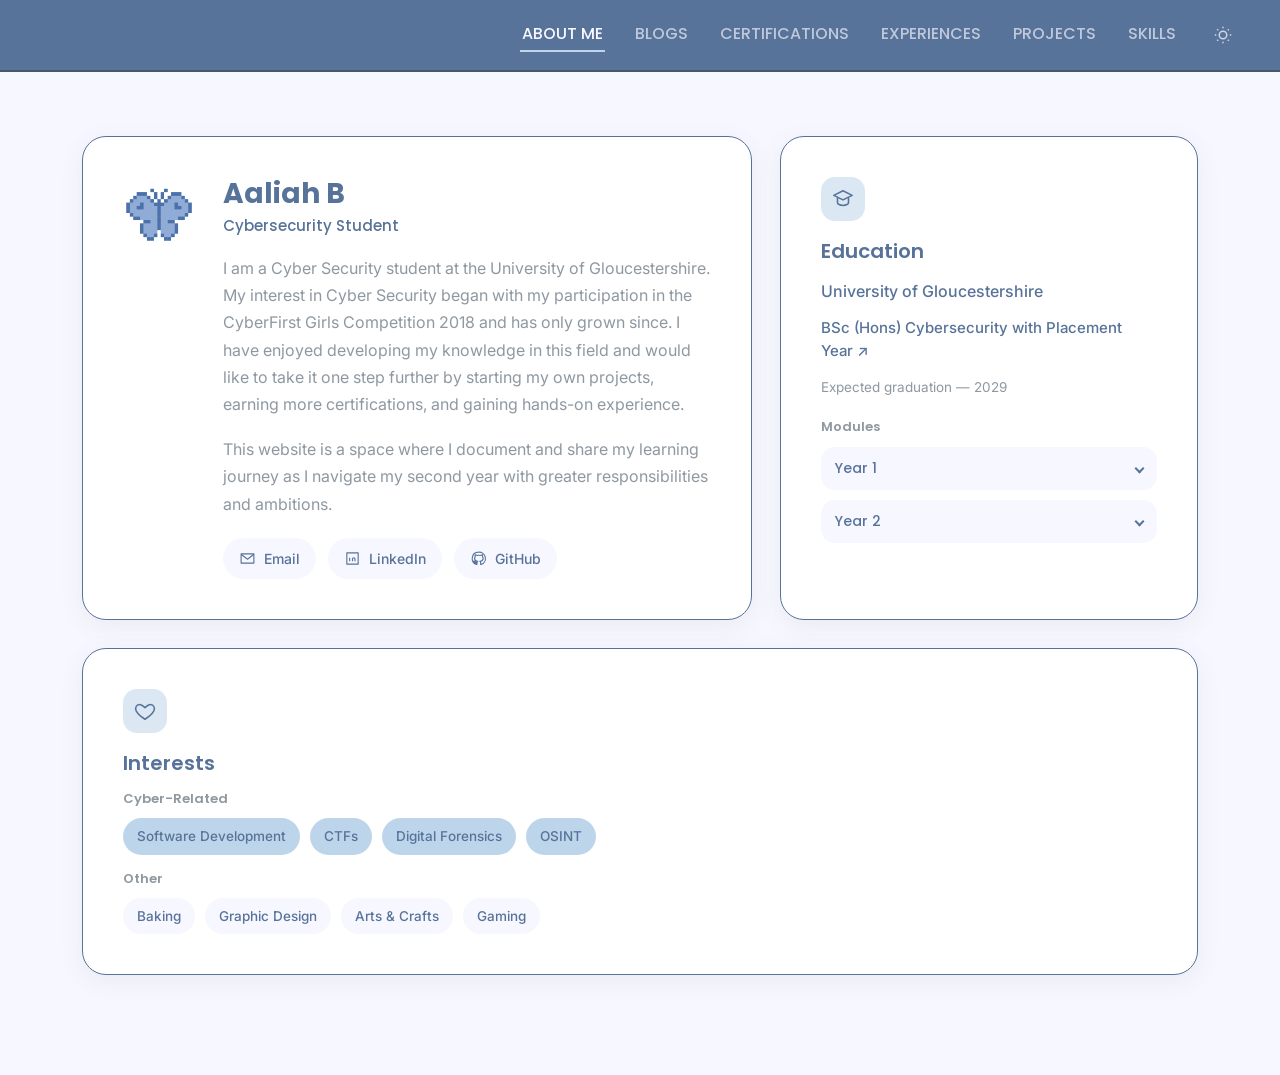
<file: index.html>
<!DOCTYPE html>
<html>
    <meta charset="utf-8">
    <head>
        <meta name="viewport" content="width=device-width, initial-scale=1.0">
        <link href="https://cdn.jsdelivr.net/npm/bootstrap@5.3.8/dist/css/bootstrap.min.css" rel="stylesheet" integrity="sha384-sRIl4kxILFvY47J16cr9ZwB07vP4J8+LH7qKQnuqkuIAvNWLzeN8tE5YBujZqJLB" crossorigin="anonymous">
        
        <link rel="stylesheet" href="./index.css">
        <link rel="stylesheet" href="./navbar.css">
        
        <link rel="icon" type="image/x-icon" href="assets/logo.png">

        <link rel="preconnect" href="https://fonts.googleapis.com">
        <link rel="preconnect" href="https://fonts.gstatic.com" crossorigin>
        <link href="https://fonts.googleapis.com/css2?family=Poppins:wght@500;600;700&family=Inter:wght@400;500;600&display=swap" rel="stylesheet">
        
        <title>Aaliah BFB</title>
    </head>
    <body>
        <div class="navbar">
            <div class="title">
                <h2>‎ </h2>
            </div>
             <button class="hamburger" onclick="document.querySelector('.navbar').classList.toggle('open')" aria-label="Toggle menu">
                <span></span>
                <span></span>
                <span></span>
            </button>
            <div class="links">
                <a class="active" href="#">ABOUT ME</a>
                <a href="./portfolio/blogs/">BLOGS</a>
                <a href="./portfolio/certifications/">CERTIFICATIONS</a>
                <a href="./portfolio/experiences/">EXPERIENCES</a>
                <a href="./portfolio/projects/">PROJECTS</a>
                <a href="./portfolio/skills/">SKILLS</a>

                <button class="theme-toggle" id="theme-toggle" aria-label="Toggle theme">
                    <svg class="icon-sun" viewBox="0 0 24 24" fill="none" stroke="currentColor" stroke-width="2">
                        <circle cx="12" cy="12" r="5"></circle>
                        <line x1="12" y1="1" x2="12" y2="3"></line>
                        <line x1="12" y1="21" x2="12" y2="23"></line>
                        <line x1="4.22" y1="4.22" x2="5.64" y2="5.64"></line>
                        <line x1="18.36" y1="18.36" x2="19.78" y2="19.78"></line>
                        <line x1="1" y1="12" x2="3" y2="12"></line>
                        <line x1="21" y1="12" x2="23" y2="12"></line>
                        <line x1="4.22" y1="19.78" x2="5.64" y2="18.36"></line>
                        <line x1="18.36" y1="5.64" x2="19.78" y2="4.22"></line>
                    </svg>
                    <svg class="icon-moon" viewBox="0 0 24 24" fill="none" stroke="currentColor" stroke-width="2">
                        <path d="M21 12.79A9 9 0 1 1 11.21 3 7 7 0 0 0 21 12.79z"></path>
                    </svg>
                </button>
            </div>
        </div>

        <main class="grid-wrap">

            <div class="bento">
                <!-- ABOUT ME -->
                <section class="tile tile--about" aria-labelledby="about-heading">
                    <div class="tile-inner">
                        <div class="avatar" aria-hidden="true"><img src="assets\logo.png"></div>

                        <div class="about-body">
                            <h2 id="about-heading" class="tile-heading">Aaliah B</h2>
                            <p class="tile-sub">Cybersecurity Student</p>
                            <p class="about-text">
                                I am a Cyber Security student at the University of Gloucestershire. 
                                My interest in Cyber Security began with my participation in the CyberFirst 
                                Girls Competition 2018 and has only grown since. I have enjoyed developing 
                                my knowledge in this field and would like to take it one step further 
                                by starting my own projects, earning more certifications, and gaining 
                                hands-on experience.
                            </p>
                            <p class="about-text">
                                This website is a space where I document and share my learning journey
                                as I navigate my second year with greater responsibilities and ambitions.
                            </p>
                            <ul class="connections">
                                <li>
                                    <a href="mailto:aaliah.bfb@gmail.com" class="connection" data-copy="aaliah.bfb@gmail.com">
                                        <span class="connection-icon" aria-hidden="true">
                                            <svg viewBox="0 0 24 24" fill="none" stroke="currentColor" stroke-width="1.6"><path d="M3 5.5h18v13H3z" stroke-linejoin="round"/><path d="m3 6 9 7 9-7" stroke-linejoin="round"/></svg>
                                        </span>
                                        <span class="connection-label">Email</span>
                                    </a>
                                </li>
                                <li>
                                    <a href="https://www.linkedin.com/in/aaliah-bfb" target="_blank" rel="noopener" class="connection">
                                        <span class="connection-icon" aria-hidden="true">
                                            <svg viewBox="0 0 24 24" fill="none" stroke="currentColor" stroke-width="1.6"><path d="M4 4h16v16H4z" stroke-linejoin="round"/><path d="M8 11v5M8 8v.01M12 16v-3.2c0-1 .8-1.8 1.8-1.8s1.7.8 1.7 1.8V16"/></svg>
                                        </span>
                                        <span class="connection-label">LinkedIn</span>
                                    </a>
                                </li>
                                <li>
                                    <a href="https://github.com/aaliah-bfb" target="_blank" rel="noopener" class="connection">
                                        <span class="connection-icon" aria-hidden="true">
                                            <svg viewBox="0 0 24 24" fill="none" stroke="currentColor" stroke-width="1.6"><path d="M12 3a9 9 0 0 0-2.8 17.5c.4.1.6-.2.6-.4v-1.6c-2.5.5-3-1.1-3-1.1-.4-1-1-1.3-1-1.3-.8-.6.1-.5.1-.5.9 0 1.4.9 1.4.9.8 1.4 2.2 1 2.7.8.1-.6.3-1 .6-1.3-2-.2-4.1-1-4.1-4.4 0-1 .3-1.7.9-2.4-.1-.2-.4-1.2.1-2.5 0 0 .8-.2 2.6 1a9 9 0 0 1 4.8 0c1.8-1.2 2.6-1 2.6-1 .5 1.3.2 2.3.1 2.5.6.7.9 1.5.9 2.4 0 3.4-2.1 4.2-4.1 4.4.3.3.6.8.6 1.7v2.4c0 .2.2.5.6.4A9 9 0 0 0 12 3z"/></svg>
                                        </span>
                                        <span class="connection-label">GitHub</span>
                                    </a>
                                </li>
                            </ul>
                        </div>
                    </div>
                </section>

                <!-- EDUCATION -->
                <section class="tile tile--edu" aria-labelledby="edu-heading">
                    <div class="tile-inner">
                        <span class="tile-icon" aria-hidden="true">
                            <svg viewBox="0 0 24 24" fill="none" stroke="currentColor" stroke-width="1.7"><path d="M12 3 2 8l10 5 10-5-10-5Z" stroke-linejoin="round"/><path d="M6 10.5V16c0 1.5 2.7 3 6 3s6-1.5 6-3v-5.5" stroke-linejoin="round"/></svg>
                        </span>
                        <h2 id="edu-heading" class="tile-heading">Education</h2>
                        <p class="edu-school">University of Gloucestershire</p>
                        <a href="https://www.glos.ac.uk/courses/course/cys-bsc-cyber-security/" target="_blank" class="edu-degree">BSc (Hons) Cybersecurity with Placement Year &#8599;</a>
                        <p class="edu-meta">Expected graduation — 2029</p>
 
                        <div class="modules">
                            <p class="interest-label">Modules</p>
                            <details class="year-group">
                                <summary>Year 1</summary>
                                <ul class="module-list">
                                    <li>Principles of Programming</li>
                                    <li>Systems Design</li>
                                    <li>Principles of Cyber Forensics</li>
                                    <li>Computers & Security</li>
                                    <li>Maths for Data Science</li>
                                    <li>Web Development</li>
                                </ul>
                            </details>
                            <details class="year-group">
                                <summary>Year 2</summary>
                                <ul class="module-list">
                                    <li>Data Analytics</li>
                                    <li>Operating Systems</li>
                                    <li>Cryptography & Security</li>
                                    <li>Network Design & Configuration</li>
                                    <li>Ethical Hacking & Security</li>
                                    <li>Artificial Intelligence</li>
                                    <li>Cyber Human Factors</li>
                                </ul>
                            </details>

                        </div>
                    </div>
                </section>

                <!-- INTERESTS -->
                <section class="tile tile--interests" aria-labelledby="interests-heading">
                    <div class="tile-inner">
                        <span class="tile-icon" aria-hidden="true">
                            <svg viewBox="0 0 24 24" fill="none" stroke="currentColor" stroke-width="1.7"><path d="M12 21s-7-4.4-9.5-8.8C.7 8.8 2.4 5 6 5c2 0 3.3 1 6 3.3C14.7 6 16 5 18 5c3.6 0 5.3 3.8 3.5 7.2C19 16.6 12 21 12 21Z" stroke-linejoin="round"/></svg>
                        </span>
                        <h2 id="interests-heading" class="tile-heading">Interests</h2>

                        <div class="interest-group">
                            <p class="interest-label">Cyber-Related</p>
                            <ul class="pill-list">
                                <li class="pill pill--accent">Software Development</li>
                                <li class="pill pill--accent">CTFs</li>
                                <li class="pill pill--accent">Digital Forensics</li>
                                <li class="pill pill--accent">OSINT</li>
                            </ul>
                        </div>

                        <div class="interest-group">
                            <p class="interest-label">Other</p>
                            <ul class="pill-list">
                                <li class="pill">Baking</li>
                                <li class="pill">Graphic Design</li>
                                <li class="pill">Arts & Crafts</li>
                                <li class="pill">Gaming</li>
                            </ul>
                        </div>
                    </div>
                </section>

            </div>
        </main>
        <script src="/scripts/theme.js"></script>
        <script src="https://cdn.jsdelivr.net/npm/bootstrap@5.3.8/dist/js/bootstrap.bundle.min.js" integrity="sha384-FKyoEForCGlyvwx9Hj09JcYn3nv7wiPVlz7YYwJrWVcXK/BmnVDxM+D2scQbITxI" crossorigin="anonymous"></script>
    </body>
</html>
</file>
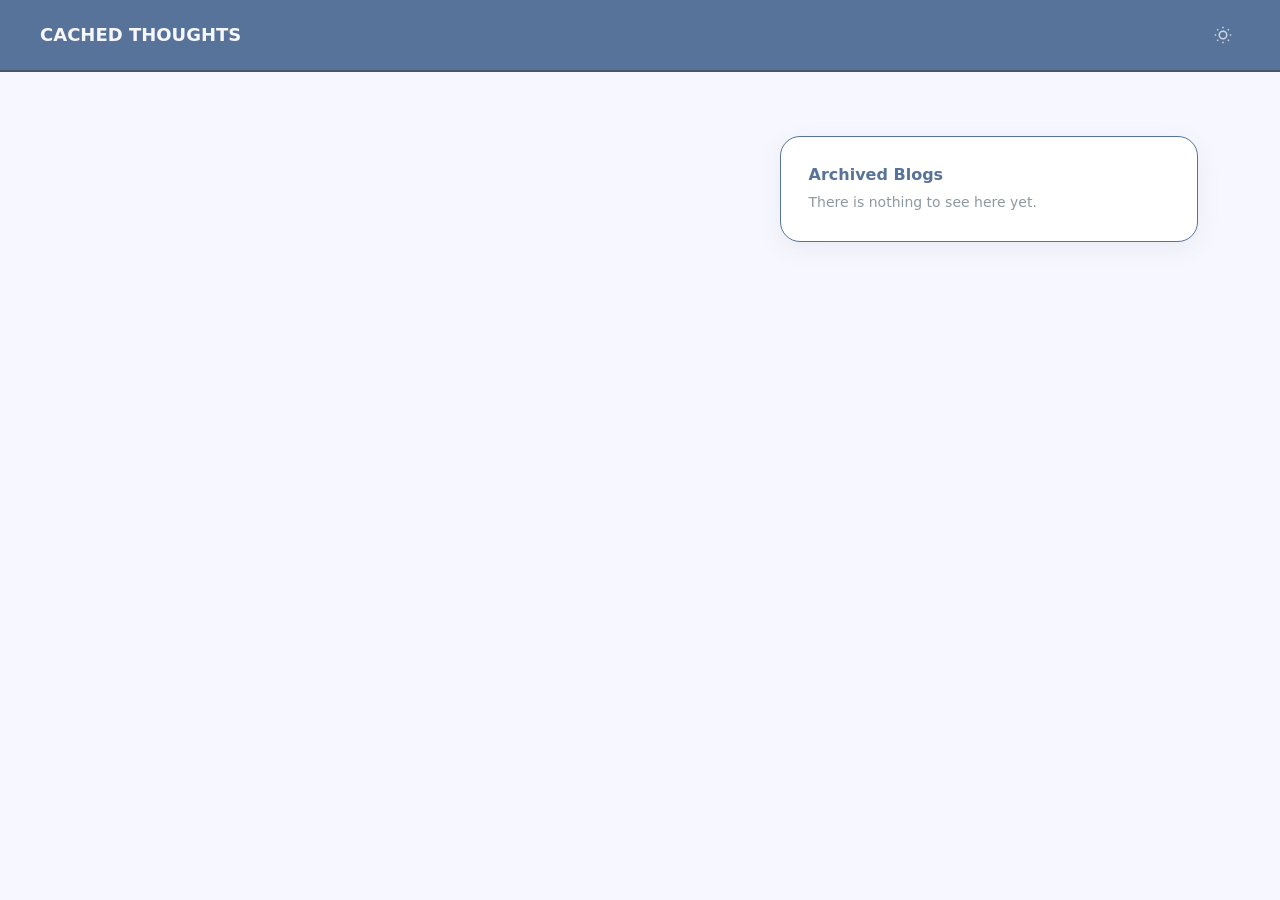
<file: personal-blog/index.html>
<!DOCTYPE html>
<html>
    <meta charset="utf-8">
    <head>
        <meta name="viewport" content="width=device-width, initial-scale=1.0">
        <link href="https://cdn.jsdelivr.net/npm/bootstrap@5.3.8/dist/css/bootstrap.min.css" rel="stylesheet" integrity="sha384-sRIl4kxILFvY47J16cr9ZwB07vP4J8+LH7qKQnuqkuIAvNWLzeN8tE5YBujZqJLB" crossorigin="anonymous">
        <link rel="stylesheet" href="../../navbar.css">
        <link rel="stylesheet" href="../../styles/blogs-page.css">
        <link rel="stylesheet" href="../../styles/card.css">
        <link rel="icon" type="image/x-icon" href="../assets/logo.png">
        <title>Cached Thoughts</title>
    </head>
    <body>
        <div class="navbar">
            <div class="title">
                <h2>CACHED THOUGHTS</h2>
            </div>
            <button class="theme-toggle" id="theme-toggle" aria-label="Toggle theme">
                    <svg class="icon-sun" viewBox="0 0 24 24" fill="none" stroke="currentColor" stroke-width="2">
                        <circle cx="12" cy="12" r="5"></circle>
                        <line x1="12" y1="1" x2="12" y2="3"></line>
                        <line x1="12" y1="21" x2="12" y2="23"></line>
                        <line x1="4.22" y1="4.22" x2="5.64" y2="5.64"></line>
                        <line x1="18.36" y1="18.36" x2="19.78" y2="19.78"></line>
                        <line x1="1" y1="12" x2="3" y2="12"></line>
                        <line x1="21" y1="12" x2="23" y2="12"></line>
                        <line x1="4.22" y1="19.78" x2="5.64" y2="18.36"></line>
                        <line x1="18.36" y1="5.64" x2="19.78" y2="4.22"></line>
                    </svg>
                    <svg class="icon-moon" viewBox="0 0 24 24" fill="none" stroke="currentColor" stroke-width="2">
                        <path d="M21 12.79A9 9 0 1 1 11.21 3 7 7 0 0 0 21 12.79z"></path>
                    </svg>
                </button>
        </div>
        <div class="page">
            <div class="blog-layout">
                <!-- LEFT: BLOG CARDS — filled in by scripts/blogs-listing.js -->
                <div class="card-container"></div>

                <!-- RIGHT: ARCHIVE -->
                <aside class="archive">
                    <h4>Archived Blogs</h4>
                    <p>There is nothing to see here yet.</p>
                </aside>
            </div>
        </div>

        <script src="https://cdn.jsdelivr.net/npm/bootstrap@5.3.8/dist/js/bootstrap.bundle.min.js" integrity="sha384-FKyoEForCGlyvwx9Hj09JcYn3nv7wiPVlz7YYwJrWVcXK/BmnVDxM+D2scQbITxI" crossorigin="anonymous"></script>
        <script src="../scripts/theme.js"></script>
        <script src="../../scripts/markdown-utils.js"></script>
        <script src="manifest.js"></script>
        <script src="../../scripts/blog-listing.js"></script>
    </body>
</html>
</file>
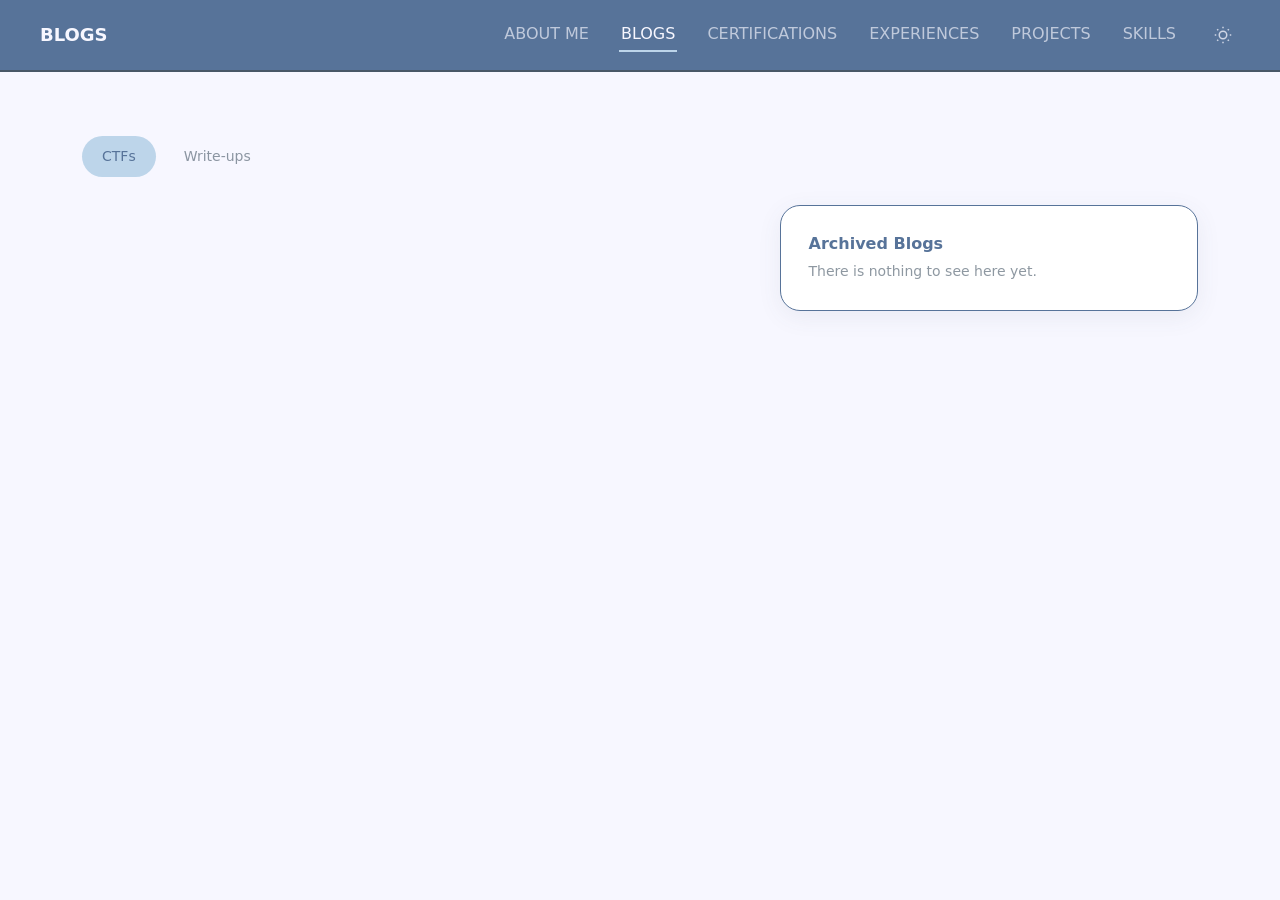
<file: portfolio/blogs/index.html>
<!DOCTYPE html>
<html>
    <meta charset="utf-8">
    <head>
        <meta name="viewport" content="width=device-width, initial-scale=1.0">
        <link href="https://cdn.jsdelivr.net/npm/bootstrap@5.3.8/dist/css/bootstrap.min.css" rel="stylesheet" integrity="sha384-sRIl4kxILFvY47J16cr9ZwB07vP4J8+LH7qKQnuqkuIAvNWLzeN8tE5YBujZqJLB" crossorigin="anonymous">
        <link rel="stylesheet" href="../../navbar.css">
        <link rel="stylesheet" href="../../styles/blogs-page.css">
        <link rel="stylesheet" href="../../styles/card.css">
        <link rel="icon" type="image/x-icon" href="../../assets/logo.png">
        <title>Blogs</title>
    </head>
    <body>
        <div class="navbar">
            <div class="title">
                <h2>BLOGS</h2>
            </div>
            <button class="hamburger" onclick="document.querySelector('.navbar').classList.toggle('open')" aria-label="Toggle menu">
                <span></span>
                <span></span>
                <span></span>
            </button>
            <div class="links">
                <a href="../../">ABOUT ME</a>
                <a class="active" href="../blogs/">BLOGS</a>
                <a href="../certifications/">CERTIFICATIONS</a>
                <a href="../experiences/">EXPERIENCES</a>
                <a href="../projects/">PROJECTS</a>
                <a href="../skills/">SKILLS</a>
                <button class="theme-toggle" id="theme-toggle" aria-label="Toggle theme">
                    <svg class="icon-sun" viewBox="0 0 24 24" fill="none" stroke="currentColor" stroke-width="2">
                        <circle cx="12" cy="12" r="5"></circle>
                        <line x1="12" y1="1" x2="12" y2="3"></line>
                        <line x1="12" y1="21" x2="12" y2="23"></line>
                        <line x1="4.22" y1="4.22" x2="5.64" y2="5.64"></line>
                        <line x1="18.36" y1="18.36" x2="19.78" y2="19.78"></line>
                        <line x1="1" y1="12" x2="3" y2="12"></line>
                        <line x1="21" y1="12" x2="23" y2="12"></line>
                        <line x1="4.22" y1="19.78" x2="5.64" y2="18.36"></line>
                        <line x1="18.36" y1="5.64" x2="19.78" y2="4.22"></line>
                    </svg>
                    <svg class="icon-moon" viewBox="0 0 24 24" fill="none" stroke="currentColor" stroke-width="2">
                        <path d="M21 12.79A9 9 0 1 1 11.21 3 7 7 0 0 0 21 12.79z"></path>
                    </svg>
                </button>
            </div>
        </div>
        <div class="page">
            <div class="blog-tabs" id="blog-tabs">
                <button class="blog-tab active" data-category="CTF">CTFs</button>
                <button class="blog-tab" data-category="Other">Write-ups</button>
            </div>

            <div class="tag-filters" id="tag-filters" hidden></div>

            <div class="blog-layout">
                <!-- LEFT: BLOG CARDS — filled in by scripts/blogs-listing.js -->
                <div class="card-container"></div>

                <!-- RIGHT: ARCHIVE -->
                <aside class="archive">
                    <h4>Archived Blogs</h4>
                    <p>There is nothing to see here yet.</p>
                </aside>
            </div>
        </div>

        <script src="https://cdn.jsdelivr.net/npm/bootstrap@5.3.8/dist/js/bootstrap.bundle.min.js" integrity="sha384-FKyoEForCGlyvwx9Hj09JcYn3nv7wiPVlz7YYwJrWVcXK/BmnVDxM+D2scQbITxI" crossorigin="anonymous"></script>
        <script src="/scripts/theme.js"></script>
        <script src="../../scripts/markdown-utils.js"></script>
        <script src="manifest.js"></script>
        <script src="../../scripts/blog-listing.js"></script>
    </body>
</html>
</file>
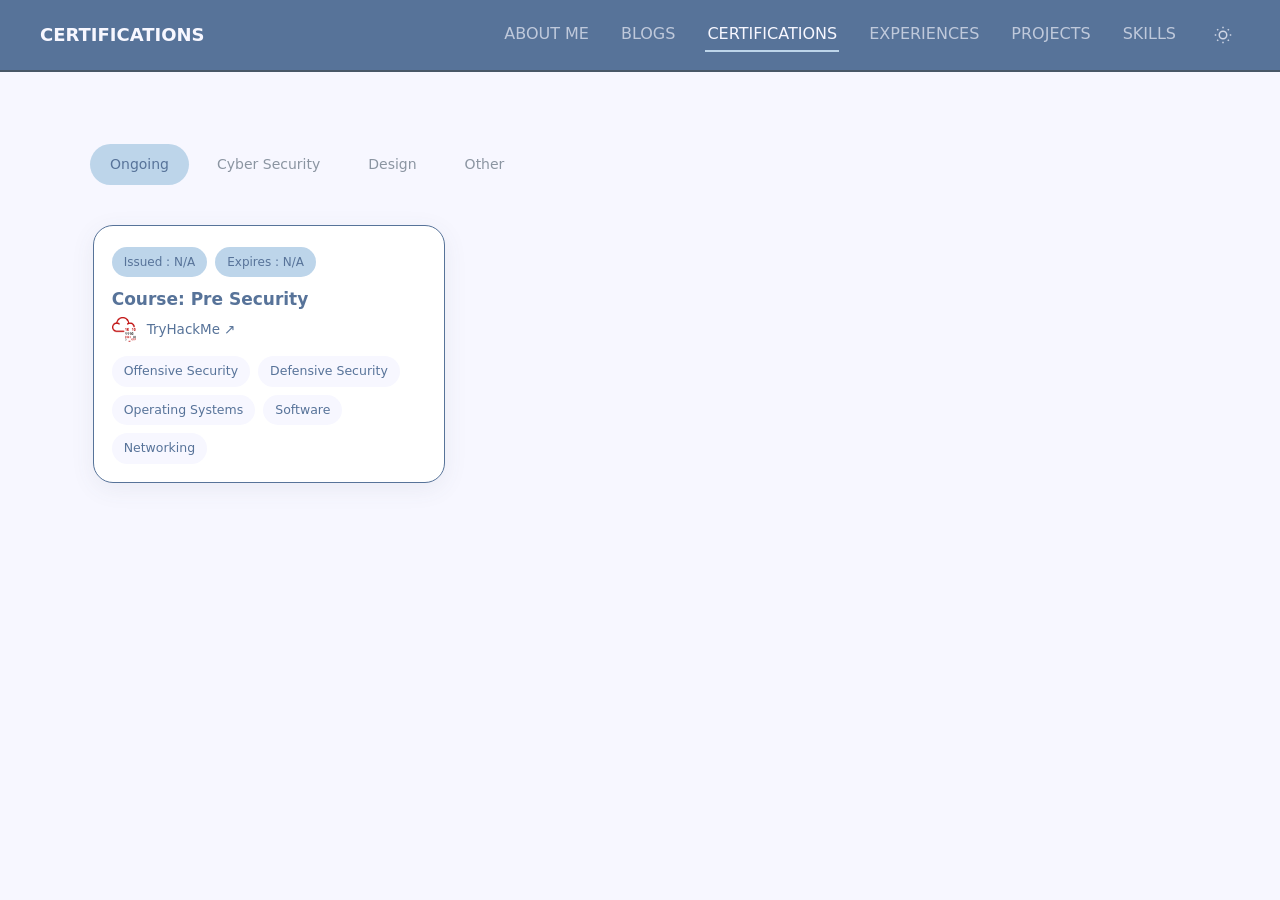
<file: portfolio/certifications/index.html>
<!DOCTYPE html>
<html>
    <meta charset="utf-8">
    <head>
        <meta name="viewport" content="width=device-width, initial-scale=1.0">
        <link href="https://cdn.jsdelivr.net/npm/bootstrap@5.3.8/dist/css/bootstrap.min.css" rel="stylesheet" integrity="sha384-sRIl4kxILFvY47J16cr9ZwB07vP4J8+LH7qKQnuqkuIAvNWLzeN8tE5YBujZqJLB" crossorigin="anonymous">
        <link rel="stylesheet" href="../../styles/certifications.css">
        <link rel="stylesheet" href="../../styles/card.css">
        <link rel="stylesheet" href="../../navbar.css">
        <link rel="icon" type="image/x-icon" href="../../assets/logo.png">
        <title>Certifications</title>
    </head>
    <body>
        <div class="navbar">
            <div class="title">
                <h2>CERTIFICATIONS</h2>
            </div>
            <button class="hamburger" onclick="document.querySelector('.navbar').classList.toggle('open')" aria-label="Toggle menu">
                <span></span>
                <span></span>
                <span></span>
            </button>
            <div class="links">
                <a href="../../">ABOUT ME</a>
                <a href="../blogs/">BLOGS</a>
                <a class="active" href="../certifications/">CERTIFICATIONS</a>
                <a href="../experiences/">EXPERIENCES</a>
                <a href="../projects/">PROJECTS</a>
                <a href="../skills/">SKILLS</a>
                <button class="theme-toggle" id="theme-toggle" aria-label="Toggle theme">
                    <svg class="icon-sun" viewBox="0 0 24 24" fill="none" stroke="currentColor" stroke-width="2">
                        <circle cx="12" cy="12" r="5"></circle>
                        <line x1="12" y1="1" x2="12" y2="3"></line>
                        <line x1="12" y1="21" x2="12" y2="23"></line>
                        <line x1="4.22" y1="4.22" x2="5.64" y2="5.64"></line>
                        <line x1="18.36" y1="18.36" x2="19.78" y2="19.78"></line>
                        <line x1="1" y1="12" x2="3" y2="12"></line>
                        <line x1="21" y1="12" x2="23" y2="12"></line>
                        <line x1="4.22" y1="19.78" x2="5.64" y2="18.36"></line>
                        <line x1="18.36" y1="5.64" x2="19.78" y2="4.22"></line>
                    </svg>
                    <svg class="icon-moon" viewBox="0 0 24 24" fill="none" stroke="currentColor" stroke-width="2">
                        <path d="M21 12.79A9 9 0 1 1 11.21 3 7 7 0 0 0 21 12.79z"></path>
                    </svg>
                </button>
            </div>
        </div>

        <div class="page skills-page">
            <div class="certs-tabs" id="certs-tabs"></div>
            <div class="certs-list" id="certs-list"></div>
        </div>

        <script src="https://cdn.jsdelivr.net/npm/bootstrap@5.3.8/dist/js/bootstrap.bundle.min.js" integrity="sha384-FKyoEForCGlyvwx9Hj09JcYn3nv7wiPVlz7YYwJrWVcXK/BmnVDxM+D2scQbITxI" crossorigin="anonymous"></script>
        <script src="/scripts/theme.js"></script>
        <script src="certs-manifest.js"></script>
        <script src="../../scripts/certifications-listing.js"></script>
    </body>
</html>
</file>
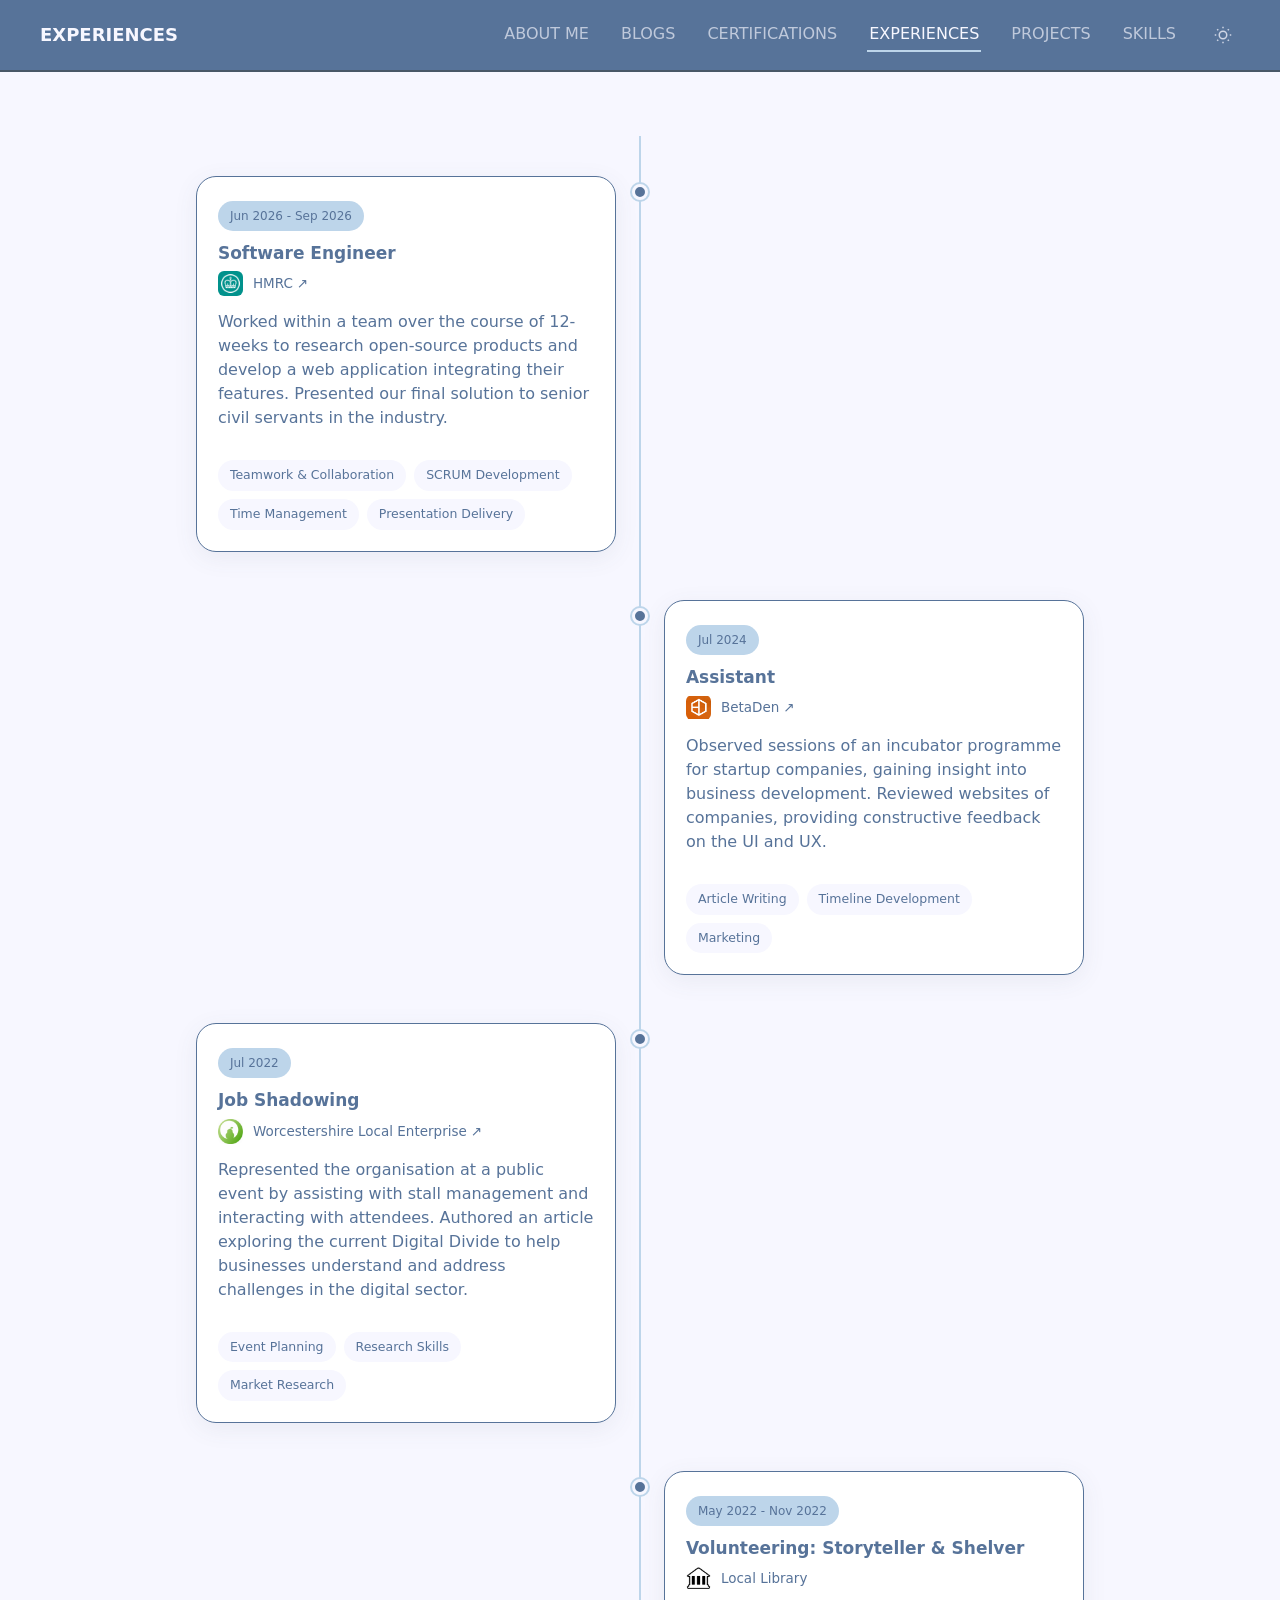
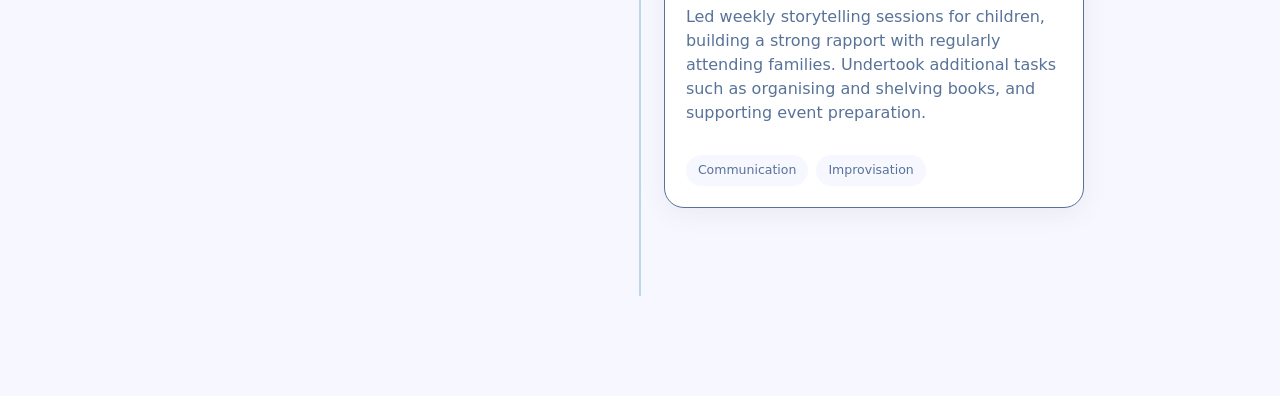
<file: portfolio/experiences/index.html>
<!DOCTYPE html>
<html>
    <meta charset="utf-8">
    <head>
        <meta name="viewport" content="width=device-width, initial-scale=1.0">
        <link href="https://cdn.jsdelivr.net/npm/bootstrap@5.3.8/dist/css/bootstrap.min.css" rel="stylesheet" integrity="sha384-sRIl4kxILFvY47J16cr9ZwB07vP4J8+LH7qKQnuqkuIAvNWLzeN8tE5YBujZqJLB" crossorigin="anonymous">
        <link rel="stylesheet" href="../../styles/experiences.css">
        <link rel="stylesheet" href="../../styles/card.css">
        <link rel="stylesheet" href="../../navbar.css">
        <link rel="icon" type="image/x-icon" href="../../assets/logo.png">
        <title>Experiences</title>
    </head>
    <body>
        <div class="navbar">
            <div class="title">
                <h2>EXPERIENCES</h2>
            </div>
            <button class="hamburger" onclick="document.querySelector('.navbar').classList.toggle('open')" aria-label="Toggle menu">
                <span></span>
                <span></span>
                <span></span>
            </button>
            <div class="links">
                <a href="../../">ABOUT ME</a>
                <a href="../blogs/">BLOGS</a>
                <a href="../certifications/">CERTIFICATIONS</a>
                <a class="active" href="../experiences/">EXPERIENCES</a>
                <a href="../projects/">PROJECTS</a>
                <a href="../skills/">SKILLS</a>
                <button class="theme-toggle" id="theme-toggle" aria-label="Toggle theme">
                    <svg class="icon-sun" viewBox="0 0 24 24" fill="none" stroke="currentColor" stroke-width="2">
                        <circle cx="12" cy="12" r="5"></circle>
                        <line x1="12" y1="1" x2="12" y2="3"></line>
                        <line x1="12" y1="21" x2="12" y2="23"></line>
                        <line x1="4.22" y1="4.22" x2="5.64" y2="5.64"></line>
                        <line x1="18.36" y1="18.36" x2="19.78" y2="19.78"></line>
                        <line x1="1" y1="12" x2="3" y2="12"></line>
                        <line x1="21" y1="12" x2="23" y2="12"></line>
                        <line x1="4.22" y1="19.78" x2="5.64" y2="18.36"></line>
                        <line x1="18.36" y1="5.64" x2="19.78" y2="4.22"></line>
                    </svg>
                    <svg class="icon-moon" viewBox="0 0 24 24" fill="none" stroke="currentColor" stroke-width="2">
                        <path d="M21 12.79A9 9 0 1 1 11.21 3 7 7 0 0 0 21 12.79z"></path>
                    </svg>
                </button>
            </div>
        </div>

        <div class="experience-page">
            <div class="timeline-container" id="timeline-container"></div>
        </div>

        <script src="https://cdn.jsdelivr.net/npm/bootstrap@5.3.8/dist/js/bootstrap.bundle.min.js" integrity="sha384-FKyoEForCGlyvwx9Hj09JcYn3nv7wiPVlz7YYwJrWVcXK/BmnVDxM+D2scQbITxI" crossorigin="anonymous"></script>
        <script src="/scripts/theme.js"></script>
        <script src="manifest.js"></script>
        <script src="../../scripts/experiences-listing.js"></script>
    </body>
</html>
</file>
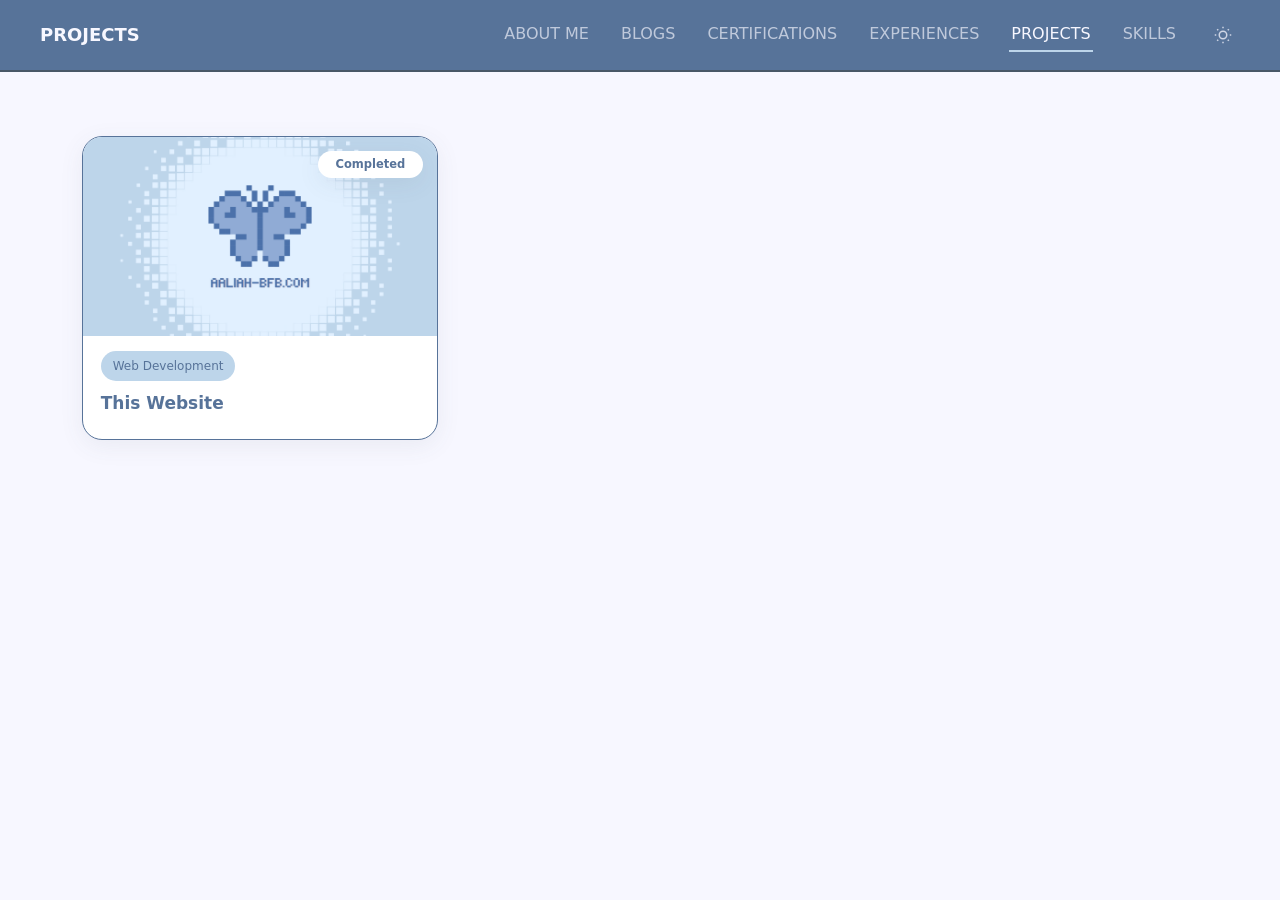
<file: portfolio/projects/index.html>
<!DOCTYPE html>
<html>
    <meta charset="utf-8">
    <head>
        <meta name="viewport" content="width=device-width, initial-scale=1.0">
        <link href="https://cdn.jsdelivr.net/npm/bootstrap@5.3.8/dist/css/bootstrap.min.css" rel="stylesheet" integrity="sha384-sRIl4kxILFvY47J16cr9ZwB07vP4J8+LH7qKQnuqkuIAvNWLzeN8tE5YBujZqJLB" crossorigin="anonymous">
        <link rel="stylesheet" href="../../styles/card.css">
        <link rel="stylesheet" href="../../styles/projects.css">
        <link rel="stylesheet" href="../../navbar.css">
        <link rel="icon" type="image/x-icon" href="../../assets/logo.png">
        <title>Projects</title>
    </head>
    <body>
        <div class="navbar">
            <div class="title">
                <h2>PROJECTS</h2>
            </div>
            <button class="hamburger" onclick="document.querySelector('.navbar').classList.toggle('open')" aria-label="Toggle menu">
                <span></span>
                <span></span>
                <span></span>
            </button>
            <div class="links">
                <a href="../../">ABOUT ME</a>
                <a href="../blogs/">BLOGS</a>
                <a href="../certifications/">CERTIFICATIONS</a>
                <a href="../experiences/">EXPERIENCES</a>
                <a class="active" href="../projects/">PROJECTS</a>
                <a href="../skills/">SKILLS</a>
                <button class="theme-toggle" id="theme-toggle" aria-label="Toggle theme">
                    <svg class="icon-sun" viewBox="0 0 24 24" fill="none" stroke="currentColor" stroke-width="2">
                        <circle cx="12" cy="12" r="5"></circle>
                        <line x1="12" y1="1" x2="12" y2="3"></line>
                        <line x1="12" y1="21" x2="12" y2="23"></line>
                        <line x1="4.22" y1="4.22" x2="5.64" y2="5.64"></line>
                        <line x1="18.36" y1="18.36" x2="19.78" y2="19.78"></line>
                        <line x1="1" y1="12" x2="3" y2="12"></line>
                        <line x1="21" y1="12" x2="23" y2="12"></line>
                        <line x1="4.22" y1="19.78" x2="5.64" y2="18.36"></line>
                        <line x1="18.36" y1="5.64" x2="19.78" y2="4.22"></line>
                    </svg>
                    <svg class="icon-moon" viewBox="0 0 24 24" fill="none" stroke="currentColor" stroke-width="2">
                        <path d="M21 12.79A9 9 0 1 1 11.21 3 7 7 0 0 0 21 12.79z"></path>
                    </svg>
                </button>
            </div>
        </div>

        <div class="project-layout">
            <div class="card-container"></div>
        </div>

        <script src="https://cdn.jsdelivr.net/npm/bootstrap@5.3.8/dist/js/bootstrap.bundle.min.js" integrity="sha384-FKyoEForCGlyvwx9Hj09JcYn3nv7wiPVlz7YYwJrWVcXK/BmnVDxM+D2scQbITxI" crossorigin="anonymous"></script>
        <script src="/scripts/theme.js"></script>
        <script src="../../scripts/markdown-utils.js"></script>
        <script src="manifest.js"></script>
        <script src="../../scripts/project-listing.js"></script>
    </body>
</html>
</file>
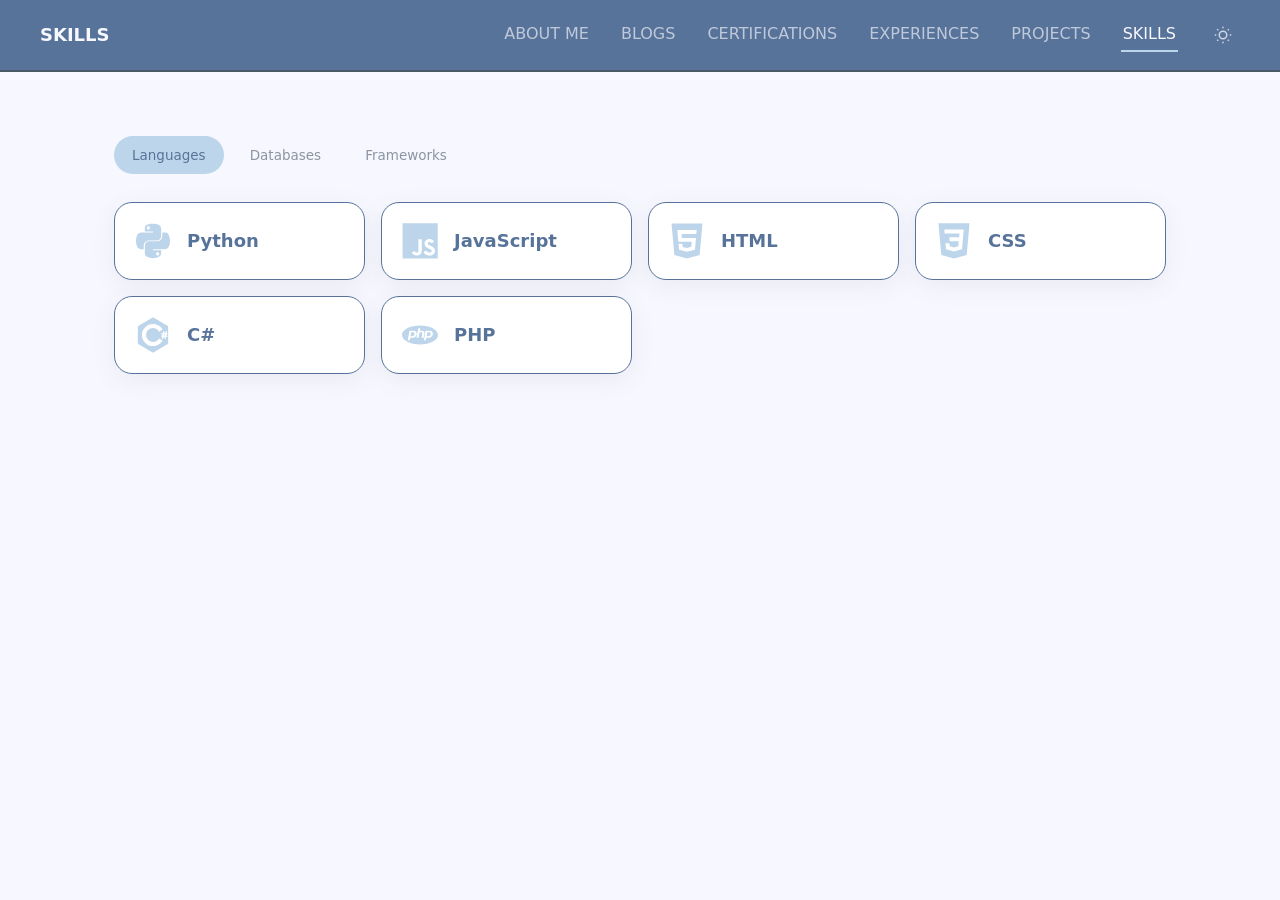
<file: portfolio/skills/index.html>
<!DOCTYPE html>
<html>
    <meta charset="utf-8">
    <head>
        <meta name="viewport" content="width=device-width, initial-scale=1.0">
        <link href="https://cdn.jsdelivr.net/npm/bootstrap@5.3.8/dist/css/bootstrap.min.css" rel="stylesheet" integrity="sha384-sRIl4kxILFvY47J16cr9ZwB07vP4J8+LH7qKQnuqkuIAvNWLzeN8tE5YBujZqJLB" crossorigin="anonymous">
        <link rel="stylesheet" href="../../styles/skills.css">
        <link rel="stylesheet" href="../../navbar.css">
        <link rel="icon" type="image/x-icon" href="../../assets/logo.png">
        <title>Skills</title>
    </head>
    <body>
        <div class="navbar">
            <div class="title">
                <h2>SKILLS</h2>
            </div>
            <button class="hamburger" onclick="document.querySelector('.navbar').classList.toggle('open')" aria-label="Toggle menu">
                <span></span>
                <span></span>
                <span></span>
            </button>
            <div class="links">
                <a href="../../">ABOUT ME</a>
                <a href="../blogs/">BLOGS</a>
                <a href="../certifications/">CERTIFICATIONS</a>
                <a href="../experiences/">EXPERIENCES</a>
                <a href="../projects/">PROJECTS</a>
                <a class="active" href="../skills/">SKILLS</a>
                <button class="theme-toggle" id="theme-toggle" aria-label="Toggle theme">
                    <svg class="icon-sun" viewBox="0 0 24 24" fill="none" stroke="currentColor" stroke-width="2">
                        <circle cx="12" cy="12" r="5"></circle>
                        <line x1="12" y1="1" x2="12" y2="3"></line>
                        <line x1="12" y1="21" x2="12" y2="23"></line>
                        <line x1="4.22" y1="4.22" x2="5.64" y2="5.64"></line>
                        <line x1="18.36" y1="18.36" x2="19.78" y2="19.78"></line>
                        <line x1="1" y1="12" x2="3" y2="12"></line>
                        <line x1="21" y1="12" x2="23" y2="12"></line>
                        <line x1="4.22" y1="19.78" x2="5.64" y2="18.36"></line>
                        <line x1="18.36" y1="5.64" x2="19.78" y2="4.22"></line>
                    </svg>
                    <svg class="icon-moon" viewBox="0 0 24 24" fill="none" stroke="currentColor" stroke-width="2">
                        <path d="M21 12.79A9 9 0 1 1 11.21 3 7 7 0 0 0 21 12.79z"></path>
                    </svg>
                </button>
            </div>
        </div>
        
        <div class="page skills-page">
            <div class="skills-tabs" id="skills-tabs"></div>
            <div class="skills-grid" id="skills-grid"></div>
        </div>

        <script src="https://cdn.jsdelivr.net/npm/bootstrap@5.3.8/dist/js/bootstrap.bundle.min.js" integrity="sha384-FKyoEForCGlyvwx9Hj09JcYn3nv7wiPVlz7YYwJrWVcXK/BmnVDxM+D2scQbITxI" crossorigin="anonymous"></script>
        <script src="/scripts/theme.js"></script>
        <script src="skills-manifest.js"></script>
        <script src="../../scripts/skills.js"></script>
    </body>
</html>
</file>
<file: index.css>
:root {
  --bg: #f7f7ff;
  --surface: #ffffff;
  --ink: #577399;
  --muted: rgba(73, 88, 103, 0.62);
  --accent: #577399;
  --accent-tint: #bdd5ea;
  --accent-tint-strong: rgba(189, 213, 234, 0.55);
  --dark-border: #495867;

  --font-display: "Poppins", ui-sans-serif, system-ui, sans-serif;
  --font-body: "Inter", ui-sans-serif, system-ui, sans-serif;

  --radius: 24px;
  --shadow: 0 6px 24px rgba(73, 88, 103, 0.08);
  --shadow-hover: 0 14px 34px rgba(73, 88, 103, 0.14);
}


* {
  box-sizing: border-box;
}

body {
  margin: 0;
  background: var(--bg);
  color: var(--ink);
  font-family: var(--font-body);
  -webkit-font-smoothing: antialiased;
}

a {
  color: inherit;
  text-decoration: none;
}

ul {
  list-style: none;
  margin: 0;
  padding: 0;
}


.grid-wrap {
  max-width: 1180px;
  margin: 0 auto;
  padding: 64px 32px 100px;
}

.bento {
  display: grid;
  grid-template-columns: 1.6fr 1fr;
  grid-template-rows: auto auto;
  gap: 28px;
}

.tile--about {
  grid-column: 1 / 2;
  grid-row: 1 / 2;
}

.tile--edu {
  grid-column: 2 / 3;
  grid-row: 1 / 2;
}

.tile--interests {
  grid-column: 1 / 3;
  grid-row: 2 / 3;
}

@media (max-width: 780px) {
  .bento {
    grid-template-columns: 1fr;
    gap: 20px;
  }
  .tile--about,
  .tile--edu,
  .tile--interests,
  .tile--htb {
    grid-column: 1 / 2;
    grid-row: auto;
  }
  .grid-wrap {
    padding: 40px 20px 64px;
  }
}

.tile {
  position: relative;
  background: var(--surface);
  border-radius: var(--radius);
  border: 1px solid var(--accent);
  padding: 40px;
  box-shadow: var(--shadow);
  transition: box-shadow 0.25s ease, transform 0.25s ease;
}

.tile:hover {
  box-shadow: var(--shadow-hover);
  transform: translateY(-3px);
}

.tile-inner {
  display: flex;
  flex-direction: column;
  gap: 14px;
}

.tile-icon {
  display: inline-flex;
  align-items: center;
  justify-content: center;
  width: 44px;
  height: 44px;
  border-radius: 14px;
  background: var(--accent-tint-strong);
  color: var(--accent);
  margin-bottom: 4px;
}

.tile-icon svg {
  width: 22px;
  height: 22px;
}

.tile-heading {
  font-family: var(--font-display);
  font-weight: 600;
  font-size: 20px;
  color: var(--ink);
  margin: 0;
}

.tile--about .tile-inner {
  flex-direction: row;
  gap: 28px;
  align-items: flex-start;
}

.avatar {
  flex: none;
  width: 72px;
  height: 72px;
  overflow: hidden;
}

.avatar img {
  width: 100%;
  height: 100%;
  object-fit: cover;
  display: block;
}

.about-body {
  display: flex;
  flex-direction: column;
  gap: 12px;
  min-width: 0;
}

.about-body .tile-heading {
  font-size: 28px;
  font-weight: 700;
}

.tile-sub {
  margin: -8px 0 0;
  font-family: var(--font-display);
  font-size: 15px;
  font-weight: 500;
  color: var(--accent);
}

.about-text {
  margin: 6px 0 0;
  font-size: 16px;
  line-height: 1.7;
  color: var(--muted);
  max-width: 52ch;
}

.about-text a{
  color: var(--ink);
  font-weight:500;
}

.connections {
  display: flex;
  flex-wrap: wrap;
  gap: 12px;
  margin-top: 8px;
}

.connection {
  display: inline-flex;
  align-items: center;
  gap: 8px;
  padding: 10px 16px;
  border-radius: 999px;
  background: var(--bg);
  font-family: var(--font-body);
  font-weight: 500;
  font-size: 14px;
  color: var(--ink);
  transition: background 0.15s ease, color 0.15s ease;
}

.connection:hover {
  background: var(--accent-tint);
  color: var(--accent);
}

.connection-icon svg {
  width: 17px;
  height: 17px;
  display: block;
}

.connection--ghost {
  color: var(--muted);
  background: transparent;
  border: 1.5px dashed var(--accent-tint);
}

.connection--ghost:hover {
  border-color: var(--accent);
  color: var(--accent);
  background: transparent;
}


.edu-school {
  margin: 2px 0 0;
  font-size: 16px;
  font-weight: 500;
  color: var(--ink);
}
 
.edu-degree {
  display: inline-block;
  font-size: 15px;
  font-weight: 500;
  color: var(--accent);
  border-bottom: 1.5px solid transparent;
}
 
.edu-degree:hover {
  border-bottom-color: var(--accent);
}
 
.edu-meta {
  margin: 0;
  font-size: 13.5px;
  color: var(--muted);
}
 
.modules {
  display: flex;
  flex-direction: column;
  gap: 10px;
  margin-top: 6px;
}
 
.year-group {
  border-radius: 14px;
  background: var(--bg);
  overflow: hidden;
}
 
.year-group summary {
  list-style: none;
  cursor: pointer;
  display: flex;
  align-items: center;
  justify-content: space-between;
  padding: 11px 14px;
  font-family: var(--font-display);
  font-weight: 500;
  font-size: 14px;
  color: var(--ink);
}
 
.year-group summary::-webkit-details-marker {
  display: none;
}
 
.year-group summary::after {
  content: "";
  width: 7px;
  height: 7px;
  border-right: 2px solid var(--accent);
  border-bottom: 2px solid var(--accent);
  transform: rotate(45deg);
  transition: transform 0.2s ease;
}
 
.year-group[open] summary::after {
  transform: rotate(-135deg);
}
 
.module-list {
  list-style: none;
  margin: 0;
  padding: 0 14px 14px;
  display: flex;
  flex-direction: column;
  gap: 7px;
}
 
.module-list li {
  position: relative;
  padding-left: 14px;
  font-size: 13.5px;
  color: var(--muted);
}
 
.module-list li::before {
  content: "";
  position: absolute;
  left: 0;
  top: 7px;
  width: 5px;
  height: 5px;
  border-radius: 50%;
  background: var(--accent-tint);
}

.interest-group {
  display: flex;
  flex-direction: column;
  gap: 10px;
}

.interest-label {
  margin: 0;
  font-family: var(--font-display);
  font-size: 13px;
  font-weight: 600;
  color: var(--muted);
}

.pill-list {
  display: flex;
  flex-wrap: wrap;
  gap: 10px;
}

.pill {
  padding: 8px 14px;
  border-radius: 999px;
  background: var(--bg);
  font-size: 13.5px;
  font-weight: 500;
  color: var(--ink);
}

.pill--accent {
  background: var(--accent-tint);
  color: var(--accent);
}

.stat-grid {
  display: flex;
  gap: 28px;
  margin-top: 6px;
  flex-wrap: wrap;
}

.stat {
  display: flex;
  flex-direction: column;
  gap: 3px;
}

.stat-value {
  margin: 0;
  font-family: var(--font-display);
  font-size: 20px;
  font-weight: 600;
  color: var(--accent);
}

.stat-label {
  margin: 0;
  font-size: 12.5px;
  color: var(--muted);
}

.htb-link {
  align-self: flex-start;
  margin-top: 8px;
  font-size: 14.5px;
  font-weight: 500;
  color: var(--accent);
  border-bottom: 1.5px solid transparent;
}

.htb-link:hover {
  border-bottom-color: var(--accent);
}


@media (prefers-reduced-motion: reduce) {
  .tile {
    transition: none;
  }
}

a:focus-visible,
.connection:focus-visible {
  outline: 2px solid var(--accent);
  outline-offset: 2px;
  border-radius: 6px;
}

.navbar .links a:focus-visible {
  outline: 2px solid var(--accent-tint);
  outline-offset: 2px;
  border-radius: 4px;
}
</file>
<file: navbar.css>
/* PAGE DEFINITION */
:root {
  --bg: #f7f7ff;
  --surface: #ffffff;
  --ink: #577399;
  --muted: rgba(73, 88, 103, 0.62);
  --accent: #577399;
  --accent-tint: #bdd5ea;
  --accent-tint-strong: rgba(189, 213, 234, 0.55);
  --dark-border: #495867;

  --navbar-bg: #577399;
  --navbar-text: #f7f7ff;

  --font-display: "Poppins", ui-sans-serif, system-ui, sans-serif;
  --font-body: "Inter", ui-sans-serif, system-ui, sans-serif;

  --radius: 24px;
  --shadow: 0 6px 24px rgba(73, 88, 103, 0.08);
  --shadow-hover: 0 14px 34px rgba(73, 88, 103, 0.14);

  --code: #345995;
}

/* DARK MODE PALETTE */
[data-theme="dark"] {
  --bg: #1c222b;
  --surface: #262d38;
  --ink: #c9d6e3;
  --muted: rgba(201, 214, 227, 0.62);
  --accent: #8fb4d9;
  --accent-tint: #3a4a5c;
  --accent-tint-strong: rgba(58, 74, 92, 0.55);
  --dark-border: #3a4452;
  --code: #bdd5ea;
}

/* GENERAL STYLING */
* {
  box-sizing: border-box;
}

body {
  margin: 0;
  background: var(--bg);
  color: var(--ink);
  font-family: var(--font-body);
  -webkit-font-smoothing: antialiased;
}

a {
  color: inherit;
  text-decoration: none;
}

ul {
  list-style: none;
  margin: 0;
  padding: 0;
}

/* NAVBAR */
.navbar {
  display: flex;
  align-items: center;
  justify-content: space-between;
  gap: 24px;
  background: var(--navbar-bg);
  padding: 18px 40px;
  position: sticky;
  top: 0;
  z-index: 10;
  border-bottom: 2px solid #495867;
}

.navbar .title h2 {
  margin: 0;
  font-family: var(--font-display);
  font-weight: 700;
  font-size: 18px;
  color: var(--navbar-text);
}

.navbar .links {
  display: flex;
  align-items: center;
  flex-wrap: wrap;
  gap: 28px;
}

.navbar .links a {
  font-family: var(--font-display);
  font-weight: 500;
  font-size: 16px;
  color: rgba(247, 247, 255, 0.65);
  padding: 4px 2px;
  border-bottom: 2px solid transparent;
  transition: color 0.15s ease, border-color 0.15s ease;
}

.navbar .links a:hover {
  color: var(--navbar-text);
}

.navbar .links a.active {
  color: var(--navbar-text);
  border-bottom-color: var(--accent-tint);
}

/* Hamburger icon — hidden by default (desktop) */
.hamburger {
  display: none;
  flex-direction: column;
  justify-content: space-between;
  width: 26px;
  height: 20px;
  background: none;
  border: none;
  cursor: pointer;
  padding: 0;
}

.hamburger span {
  display: block;
  height: 2px;
  width: 100%;
  background: var(--navbar-text);
  border-radius: 2px;
  transition: transform 0.2s ease, opacity 0.2s ease;
}

@media (max-width: 780px) {
  .navbar {
    flex-direction: row;
    align-items: center;
    justify-content: space-between;
    padding: 16px 20px;
    gap: 10px;
    position: relative;
  }

  .hamburger {
    display: flex;
  }

  .navbar .links {
    display: none;
    flex-direction: column;
    align-items: flex-start;
    width: 100%;
    gap: 16px;
    position: absolute;
    top: 100%;
    left: 0;
    background: var(--navbar-bg);
    padding: 16px 20px;
    border-bottom: 2px solid #495867;
  }

  .navbar.open .links {
    display: flex;
  }

  .navbar .links a {
    font-size: 13px;
  }

  /* Turn hamburger into an X when open */
  .navbar.open .hamburger span:nth-child(1) {
    transform: translateY(9px) rotate(45deg);
  }
  .navbar.open .hamburger span:nth-child(2) {
    opacity: 0;
  }
  .navbar.open .hamburger span:nth-child(3) {
    transform: translateY(-9px) rotate(-45deg);
  }
}

/* THEME TOGGLE BUTTON */
.theme-toggle {
  display: flex;
  align-items: center;
  justify-content: center;
  width: 34px;
  height: 34px;
  border: none;
  border-radius: 50%;
  background: transparent;
  color: rgba(247, 247, 255, 0.75);
  cursor: pointer;
  padding: 0;
  transition: background 0.15s ease, color 0.15s ease;
}

.theme-toggle:hover {
  background: rgba(247, 247, 255, 0.12);
  color: var(--navbar-text);
}

.theme-toggle svg {
  width: 18px;
  height: 18px;
}

.theme-toggle .icon-moon {
  display: none;
}

/* Show moon, hide sun, when dark mode is active */
[data-theme="dark"] .theme-toggle .icon-sun {
  display: none;
}
[data-theme="dark"] .theme-toggle .icon-moon {
  display: block;
}
</file>
<file: styles/blogs-page.css>
.page {
  max-width: 1180px;
  margin: 0 auto;
  padding: 64px 32px 100px;
}

.blog-layout {
  display: grid;
  grid-template-columns: 1.6fr 1fr;
  gap: 28px;
  align-items: start;
}

@media (max-width: 780px) {
  .blog-layout {
    grid-template-columns: 1fr;
  }
  .page {
    padding: 32px 20px 64px;
  }
}

.card-container {
  display: grid;
  grid-template-columns: repeat(auto-fill, minmax(240px, 1fr));
  gap: 24px;
}

.archive {
  background: var(--surface);
  border-radius: 20px;
  padding: 28px;
  box-shadow: var(--shadow);
  border: 1px solid var(--accent);
}

.archive h4 {
  margin: 0 0 8px;
  font-family: var(--font-display);
  font-weight: 600;
  font-size: 16px;
  color: var(--ink);
}

.archive p {
  margin: 0;
  font-size: 14px;
  color: var(--muted);
}

.blog-tabs {
  display: flex;
  flex-wrap: wrap;
  gap: 8px;
  margin-bottom: 28px;
}

.blog-tab {
  border: none;
  cursor: pointer;
  padding: 10px 20px;
  border-radius: 999px;
  background: transparent;
  font-family: var(--font-display);
  font-weight: 500;
  font-size: 14px;
  color: var(--muted);
  transition: background 0.2s ease, color 0.2s ease;
}

.blog-tab:hover {
  color: var(--ink);
}

.blog-tab.active {
  background: var(--accent-tint);
  color: var(--accent);
}

.tag-filters {
  display: flex;
  flex-wrap: wrap;
  gap: 8px;
  margin-bottom: 24px;
}

.tag-filter {
  border: 1px solid var(--accent-tint-strong);
  cursor: pointer;
  padding: 6px 14px;
  border-radius: 999px;
  background: var(--surface);
  font-family: var(--font-body);
  font-weight: 500;
  font-size: 12.5px;
  color: var(--muted);
  transition: background 0.2s ease, color 0.2s ease;
}

.tag-filter:hover {
  color: var(--ink);
}

.tag-filter.active {
  background: var(--accent-tint);
  color: var(--accent);
  border-color: var(--accent);
}
</file>
<file: styles/card.css>
.card-link {
  display: block;
}

:root {
  --card-pad: 5%;
}

.card {
  position: relative;
  background: var(--surface);
  border-radius: 20px;
  overflow: hidden;
  box-shadow: var(--shadow);
  transition: box-shadow 0.25s ease, transform 0.25s ease;
  border: 1px solid var(--accent);
}

.card-link:hover .card {
  box-shadow: var(--shadow-hover);
  transform: translateY(-3px);
}

.card-banner {
  aspect-ratio: 16 / 9;
  overflow: hidden;
}

.card-banner img {
  width: 100%;
  height: 100%;
  object-fit: cover;
  display: block;
}


.card > *:not(.card-banner) {
  padding-left: var(--card-pad);
  padding-right: var(--card-pad);
}

.card > *:first-child:not(.card-banner) {
  padding-top: var(--card-pad);
}

.card-banner + * {
  padding-top: 16px;
}

.card > *:last-child:not(.card-banner) {
  padding-bottom: var(--card-pad);
}

.card-tags {
  display: flex;
  flex-wrap: wrap;
  gap: 8px;
  margin-top:3px;
}

.card-tags span {
  padding: 6px 12px;
  border-radius: 999px;
  background: var(--accent-tint);
  color: var(--accent);
  font-family: var(--font-body);
  font-size: 12px;
  font-weight: 500;
}

.card h5 {
  margin: 12px 0 0;
  font-family: var(--font-display);
  font-weight: 600;
  font-size: 17px;
  color: var(--ink);
  margin-bottom: 8px;
}

.card-description {
  margin: 0;
  font-size: 13.5px;
  color: var(--muted);
  line-height: 1.5;
}

.status-badge {
  position: absolute;
  top: 14px;
  right: 14px;
  padding: 5px 12px;
  border-radius: 999px;
  background: var(--surface);
  color: var(--ink);
  font-family: var(--font-body);
  font-size: 11.5px;
  font-weight: 600;
  box-shadow: var(--shadow);
}

.cert-body {
  display: flex;
  flex-direction: column;
  gap: 14px;
}

.company {
  display: flex;
  align-items: center;
  gap: 10px;
}

.cert-icon {
  width: 25px;
  height: 25px;
  object-fit: contain;
  border-radius: 6px;
}

.company-link {
  font-size: 13.5px;
  font-weight: 500;
  color: var(--accent);
  border-bottom: 1.5px solid transparent;
}

.company-link:hover {
  border-bottom-color: var(--accent);
}

.skill-list {
  display: flex;
  flex-wrap: wrap;
  gap: 8px;
  list-style: none;
  margin: 0;
  padding: 0;
}

.skill-list li {
  padding: 6px 12px;
  border-radius: 999px;
  background: var(--bg);
  font-size: 12.5px;
  font-weight: 500;
  color: var(--ink);
}

.pdf-link {
  align-self: flex-start;
  font-size: 13.5px;
  font-weight: 500;
  color: var(--accent);
  border-bottom: 1.5px solid transparent;
}

.pdf-link:hover {
  border-bottom-color: var(--accent);
}
</file>
<file: styles/certifications.css>
* {
  box-sizing: border-box;
}

body {
  margin: 0;
  background: var(--bg);
  color: var(--ink);
  font-family: var(--font-body);
  -webkit-font-smoothing: antialiased;
}

.page {
  max-width: 1180px;
  margin: 0 auto;
  padding: 64px 32px 100px;
  
}

#certifications-page {
  padding-left: 5%;
  padding-right: 5%;
}

.certs-tabs {
  display: flex;
  flex-wrap: wrap;
  gap: 8px;
  padding: 8px;
  margin-bottom: 32px;
}

.cert-tab {
  padding: 10px 20px;
  border-radius: 999px;
  border: none;
  background: transparent;
  color: var(--muted);
  font-family: var(--font-body);
  font-size: 14px;
  font-weight: 500;
  cursor: pointer;
  transition: background 0.2s ease, color 0.2s ease;
}

.cert-tab:hover {
  color: var(--ink);
}

.cert-tab.active {
  background: var(--accent-tint);
  color: var(--accent);
}

.certs-list {
  display: grid;
  grid-template-columns: repeat(auto-fill, minmax(300px, 1fr));
  gap: 24px;
  padding-left: 1%;
}
</file>
<file: styles/experiences.css>
.experience-page {
  max-width: 1180px;
  margin: 0 auto;
  padding: 64px 32px 100px;
}

.card-container {
  display: grid;
  grid-template-columns: repeat(auto-fill, minmax(300px, 1fr));
  gap: 24px;
}
.skill-list {
  display: flex;
  flex-wrap: wrap;
  gap: 8px;
  list-style: none;
  margin: 0;
  padding: 0;
}

.skill-list li {
  padding: 6px 12px;
  border-radius: 999px;
  background: var(--bg);
  font-size: 12.5px;
  font-weight: 500;
  color: var(--ink);
}


.timeline-container {
  position: relative;
  max-width: 1000px;
  margin: 0 auto;
  padding: 40px 0;
}

.timeline-container::before {
  content: '';
  position: absolute;
  top: 0;
  bottom: 0;
  left: 50%;
  width: 2px;
  background: var(--accent-tint);
  transform: translateX(-50%);
}

.timeline-item {
  position: relative;
  display: grid;
  grid-template-columns: 1fr 1fr;
  gap: 48px;
  margin-bottom: 48px;
  min-width: 0;          /* add this */
}

.timeline-content {
  min-width: 0;           /* and this */
}
.timeline-dot {
  position: absolute;
  top: 8px;
  left: 50%;
  width: 16px;
  height: 16px;
  border-radius: 50%;
  background: var(--accent);
  border: 3px solid var(--bg);
  box-shadow: 0 0 0 2px var(--accent-tint);
  transform: translateX(-50%);
  z-index: 1;
}

.timeline-item--left .timeline-content {
  grid-column: 1;
  justify-self: end;
}

.timeline-item--right .timeline-content {
  grid-column: 2;
  justify-self: start;
}

.timeline-content .card {
  width: 420px;
  max-width: 100%; 
}

.exp-description {
  color: var(--ink);
}

@media (max-width: 768px) {
  .timeline-container::before {
    left: 20px;
  }

  .timeline-item {
    grid-template-columns: 1fr;
    padding-left: 48px;
  }

  .timeline-dot {
    left: 20px;
  }

  .timeline-item--left .timeline-content,
  .timeline-item--right .timeline-content {
    grid-column: 1;
    justify-self: stretch;   /* changed from start */
    width: 100%;             /* add this */
  }

  .timeline-content .card {
    width: 100%;              /* override the 420px */
  }
}

.company-link--plain {
  cursor: default;
}

.company-link--plain:hover {
  border-bottom-color: transparent; 
}
</file>
<file: styles/projects.css>
* {
    margin: 0;
    padding: 0;
    box-sizing: border-box;
}

body {
    background: var(--bg);
    color: var(--ink);
    font-family: var(--font-body);
    line-height: 1.5;
}

.project-layout {
  max-width: 1180px;
  margin: 0 auto;
  padding: 64px 32px 100px;
}

.card-container {
  display: grid;
  grid-template-columns: repeat(auto-fill, minmax(280px, 1fr));
  gap: 24px;
}

.card-tags {
    margin-top: 15px;
}
</file>
<file: styles/skills.css>
* {
  box-sizing: border-box;
}

body {
  margin: 0;
  background: var(--bg);
  color: var(--ink);
  font-family: var(--font-body);
  -webkit-font-smoothing: antialiased;
}

.page {
  max-width: 1180px;
  margin: 0 auto;
  padding: 64px 32px 100px;
}

.skills-page {
  padding-left: 5%;
  padding-right: 5%;
  margin: 0 auto;
}

.skills-tabs {
  display: flex;
  flex-wrap: wrap;
  gap: 8px;
  margin-bottom: 28px;
}

.skills-tab {
  border: none;
  cursor: pointer;
  padding: 9px 18px;
  border-radius: 999px;
  background: var(--bg);
  font-family: var(--font-display);
  font-weight: 500;
  font-size: 13.5px;
  color: var(--muted);
  transition: background 0.15s ease, color 0.15s ease;
}

.skills-tab:hover {
  color: var(--ink);
}

.skills-tab.active {
  background: var(--accent-tint);
  color: var(--accent);
}

.skills-grid {
  display: grid;
  grid-template-columns: repeat(auto-fill, minmax(220px, 1fr));
  gap: 16px;
}

.skill-card {
  display: flex;
  flex-direction: row;
  align-items: center;
  gap: 16px;
  background: var(--surface);
  border-radius: 18px;
  padding: 20px;
  box-shadow: var(--shadow);
  transition: box-shadow 0.25s ease, transform 0.25s ease;
  border: 1px solid var(--accent);
}

.skill-card:hover {
  box-shadow: var(--shadow-hover);
  transform: translateY(-3px);
}

.skill-icon {
  width: 36px;
  height: 36px;
  object-fit: contain;
  flex-shrink: 0;
}

.skill-card h5 {
  margin: 0;
  font-family: var(--font-display);
  font-weight: 600;
  font-size: 18px;
  color: var(--ink);
}
</file>
